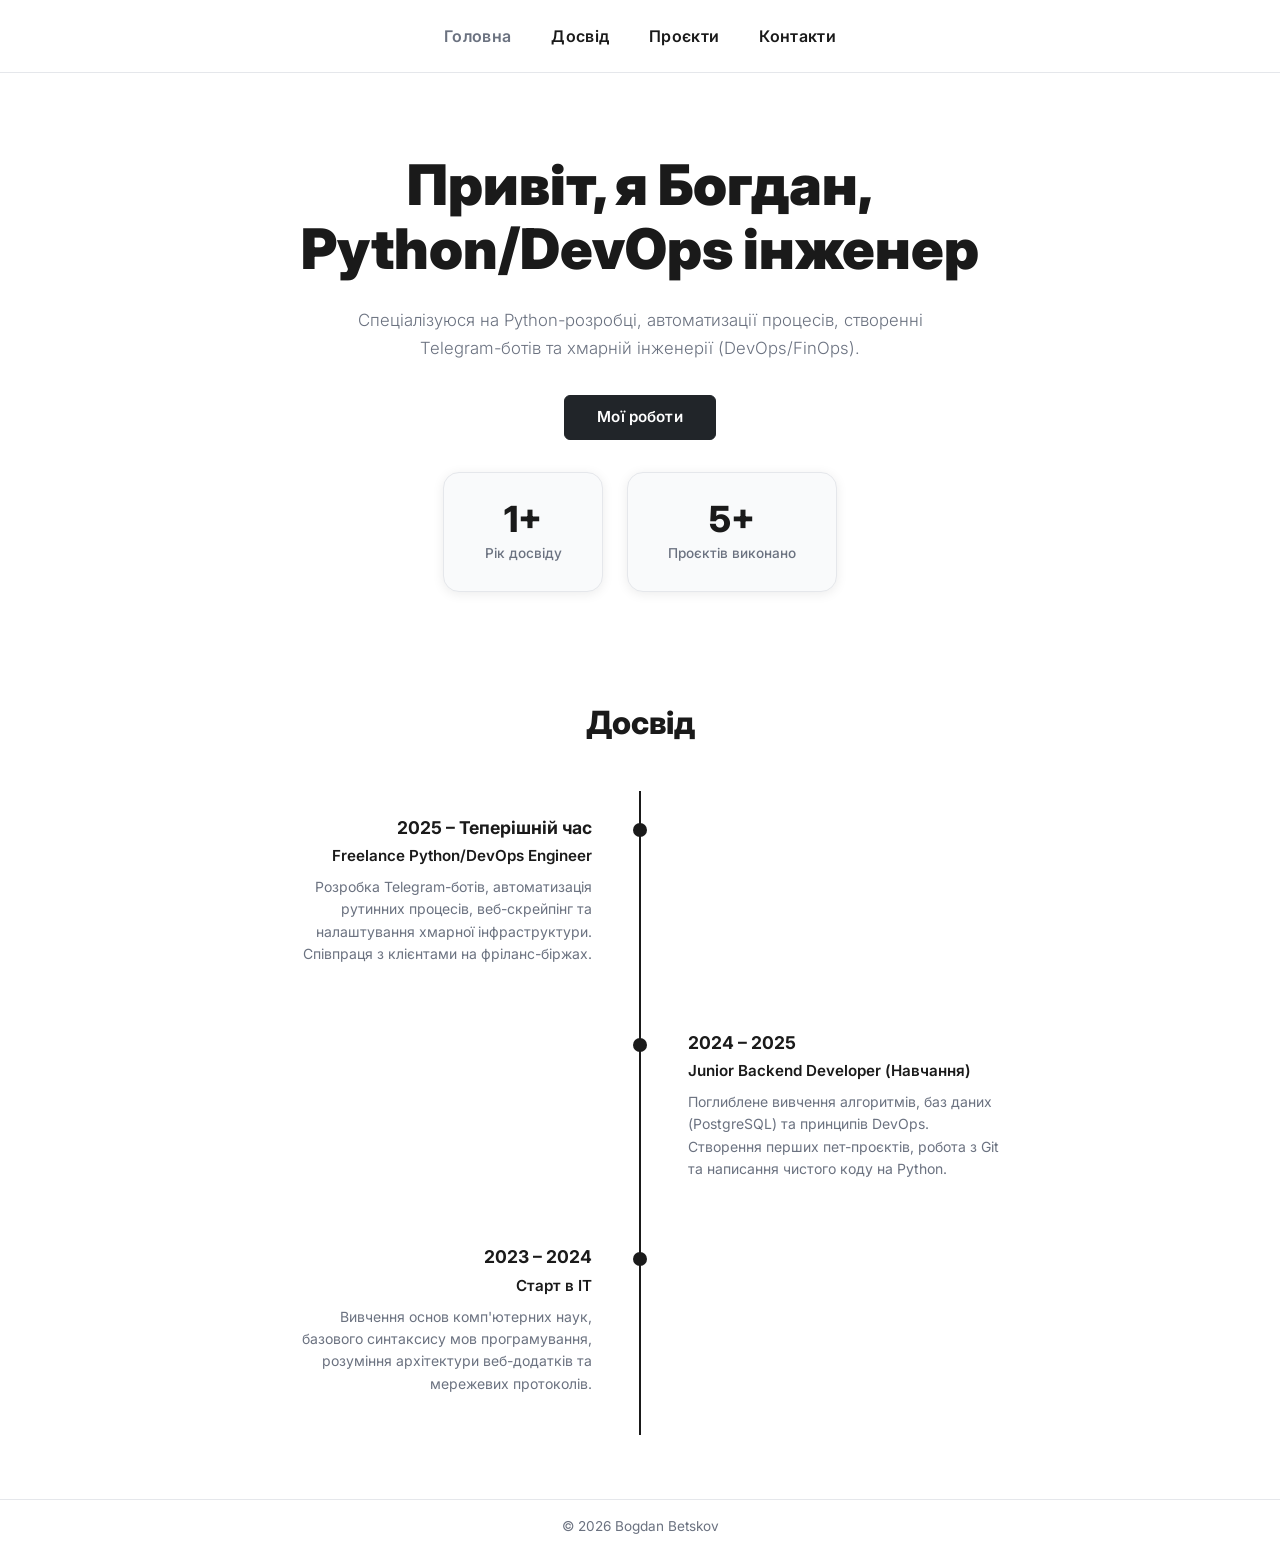
<file: index.html>
<!DOCTYPE html>
<html lang="uk">
<head>
  <meta charset="UTF-8">
  <meta name="viewport" content="width=device-width, initial-scale=1.0">
  <title>Богдан Бецков — Python/DevOps інженер</title>
  <meta name="description" content="Портфоліо Богдана Бецкова — Python/DevOps інженер. Автоматизація процесів, Telegram-боти, хмарна інженерія.">
  <link rel="icon" type="image/png" href="favicon.png">
  <!-- Bootstrap 5 CDN -->
  <link href="https://cdn.jsdelivr.net/npm/bootstrap@5.3.3/dist/css/bootstrap.min.css" rel="stylesheet" crossorigin="anonymous">
  <!-- Custom CSS (overrides Bootstrap) -->
  <link rel="stylesheet" href="css/style.css">
</head>
<body class="d-flex flex-column min-vh-100">

  <!-- ===== HEADER / NAVBAR ===== -->
  <nav class="navbar navbar-expand-md navbar-light bg-white py-3">
    <div class="container">
      <button class="navbar-toggler" type="button" data-bs-toggle="collapse" data-bs-target="#mainNav"
        aria-controls="mainNav" aria-expanded="false" aria-label="Toggle navigation">
        <span class="navbar-toggler-icon"></span>
      </button>
      <div class="collapse navbar-collapse justify-content-center" id="mainNav">
        <ul class="navbar-nav gap-lg-4">
          <li class="nav-item">
            <a class="nav-link active" aria-current="page" href="index.html">Головна</a>
          </li>
          <li class="nav-item">
            <a class="nav-link" href="index.html#experience">Досвід</a>
          </li>
          <li class="nav-item">
            <a class="nav-link" href="projects.html">Проєкти</a>
          </li>
          <li class="nav-item">
            <a class="nav-link" href="contacts.html">Контакти</a>
          </li>
        </ul>
      </div>
    </div>
  </nav>

  <!-- ===== MAIN CONTENT ===== -->
  <main class="flex-grow-1">

    <!-- Hero Section -->
    <section class="hero-section">
      <div class="container">
        <h1>Привіт, я Богдан,<br>Python/DevOps інженер</h1>
        <p class="lead">
          Спеціалізуюся на Python-розробці, автоматизації процесів,
          створенні Telegram-ботів та хмарній інженерії (DevOps/FinOps).
        </p>
        <a href="projects.html" class="btn btn-dark">Мої роботи</a>

        <!-- Stats -->
        <div class="stats-row">
          <div class="stat-card">
            <div class="stat-number">1+</div>
            <div class="stat-label">Рік досвіду</div>
          </div>
          <div class="stat-card">
            <div class="stat-number">5+</div>
            <div class="stat-label">Проєктів виконано</div>
          </div>
        </div>
      </div>
    </section>

    <!-- Experience Section -->
    <section id="experience" class="timeline-section">
      <div class="container">
        <h2 class="section-title">Досвід</h2>

        <div class="timeline">

          <!-- Item 1 — left -->
          <div class="timeline-item left">
            <div class="timeline-date">2025 – Теперішній час</div>
            <div class="timeline-role">Freelance Python/DevOps Engineer</div>
            <p class="timeline-desc">
              Розробка Telegram-ботів, автоматизація рутинних процесів, веб-скрейпінг та
              налаштування хмарної інфраструктури. Співпраця з клієнтами на фріланс-біржах.
            </p>
          </div>

          <!-- Item 2 — right -->
          <div class="timeline-item right">
            <div class="timeline-date">2024 – 2025</div>
            <div class="timeline-role">Junior Backend Developer (Навчання)</div>
            <p class="timeline-desc">
              Поглиблене вивчення алгоритмів, баз даних (PostgreSQL) та принципів DevOps.
              Створення перших пет-проєктів, робота з Git та написання чистого коду на Python.
            </p>
          </div>

          <!-- Item 3 — left -->
          <div class="timeline-item left">
            <div class="timeline-date">2023 – 2024</div>
            <div class="timeline-role">Старт в IT</div>
            <p class="timeline-desc">
              Вивчення основ комп'ютерних наук, базового синтаксису мов програмування,
              розуміння архітектури веб-додатків та мережевих протоколів.
            </p>
          </div>

        </div>
      </div>
    </section>

  </main>

  <!-- ===== FOOTER ===== -->
  <footer class="mt-auto py-3 text-center">
    &copy; 2026 Bogdan Betskov
  </footer>

  <!-- Bootstrap JS Bundle -->
  <script src="https://cdn.jsdelivr.net/npm/bootstrap@5.3.3/dist/js/bootstrap.bundle.min.js" crossorigin="anonymous">
  </script>
</body>
</html>
</file>
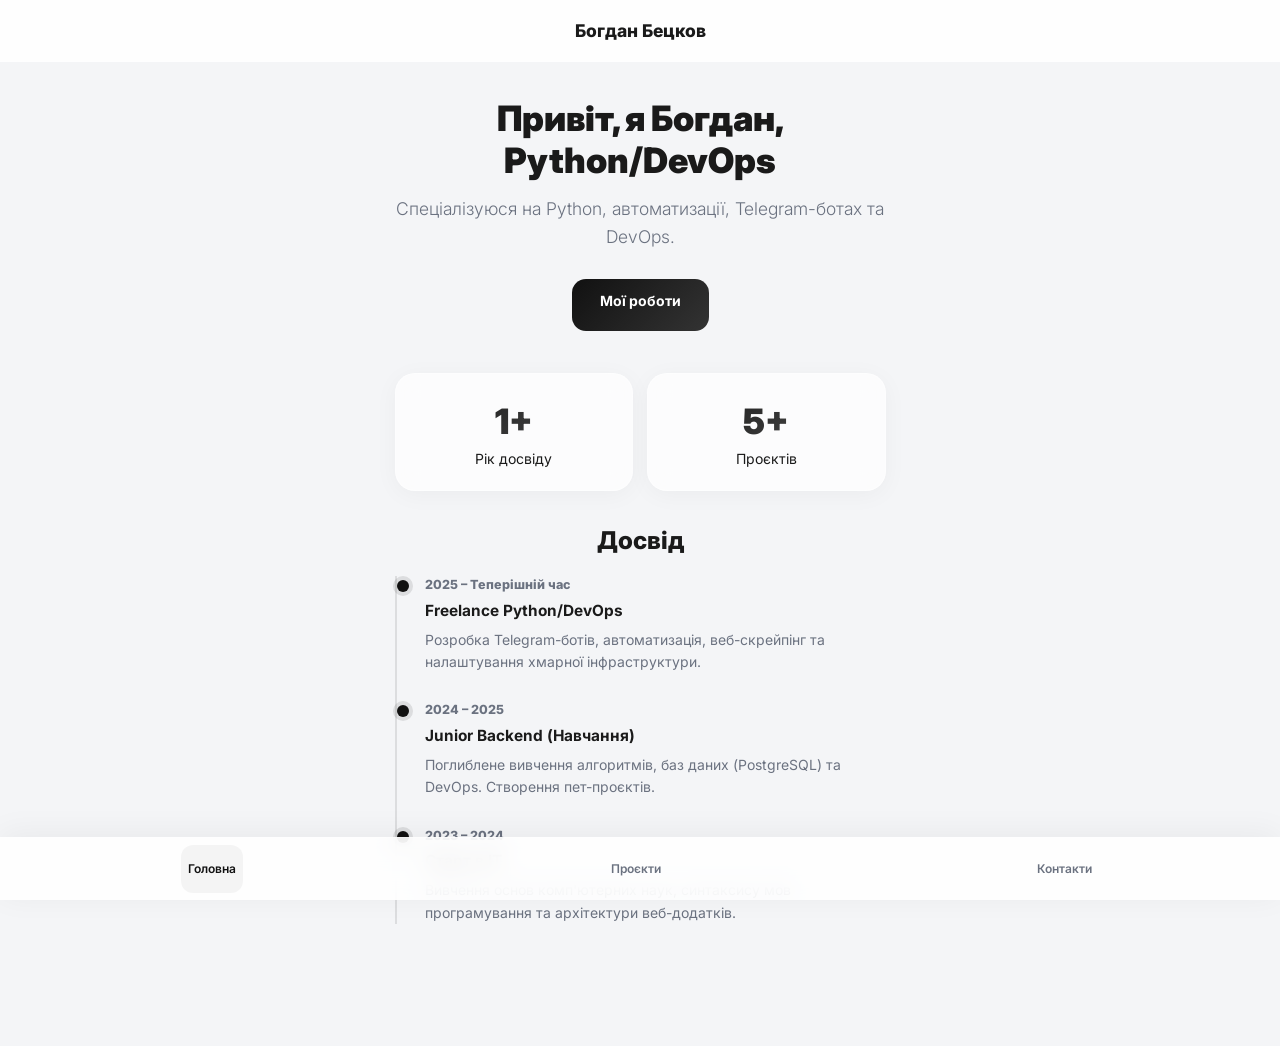
<file: mobile/index.html>
<!DOCTYPE html>
<html lang="uk">
<head>
  <meta charset="UTF-8">
  <!-- Viewport adaptation for mobile platforms -->
  <meta name="viewport" content="width=device-width, initial-scale=1.0">
  <title>Мобільне Портфоліо — Богдан Бецков</title>
  <link rel="icon" type="image/png" href="../favicon.png">
  <link href="https://cdn.jsdelivr.net/npm/bootstrap@5.3.3/dist/css/bootstrap.min.css" rel="stylesheet">
  <link rel="stylesheet" href="css/style.css">
</head>
<body>

  <header class="mobile-header">
    Богдан Бецков
  </header>

  <main class="container">
    <section class="hero-section">
      <h1>Привіт, я Богдан,<br>Python/DevOps</h1>
      <p class="lead">Спеціалізуюся на Python, автоматизації, Telegram-ботах та DevOps.</p>
      <a href="projects.html" class="btn btn-dark">Мої роботи</a>

      <div class="stats-row">
        <div class="stat-card">
          <div class="stat-number">1+</div>
          <div class="stat-label">Рік досвіду</div>
        </div>
        <div class="stat-card">
          <div class="stat-number">5+</div>
          <div class="stat-label">Проєктів</div>
        </div>
      </div>
    </section>

    <section class="mt-4 mb-5">
      <h2 class="text-center mb-4">Досвід</h2>
      <div class="timeline">
        <div class="timeline-item">
          <div class="timeline-date">2025 – Теперішній час</div>
          <div class="timeline-role">Freelance Python/DevOps</div>
          <p class="timeline-desc">Розробка Telegram-ботів, автоматизація, веб-скрейпінг та налаштування хмарної інфраструктури.</p>
        </div>
        <div class="timeline-item">
          <div class="timeline-date">2024 – 2025</div>
          <div class="timeline-role">Junior Backend (Навчання)</div>
          <p class="timeline-desc">Поглиблене вивчення алгоритмів, баз даних (PostgreSQL) та DevOps. Створення пет-проєктів.</p>
        </div>
        <div class="timeline-item">
          <div class="timeline-date">2023 – 2024</div>
          <div class="timeline-role">Старт в IT</div>
          <p class="timeline-desc">Вивчення основ комп'ютерних наук, синтаксису мов програмування та архітектури веб-додатків.</p>
        </div>
      </div>
    </section>
  </main>

  <!-- Bottom Navigation Menu -->
  <nav class="bottom-nav">
    <a class="nav-link active" href="index.html">Головна</a>
    <a class="nav-link" href="projects.html">Проєкти</a>
    <a class="nav-link" href="contacts.html">Контакти</a>
  </nav>

</body>
</html>
</file>
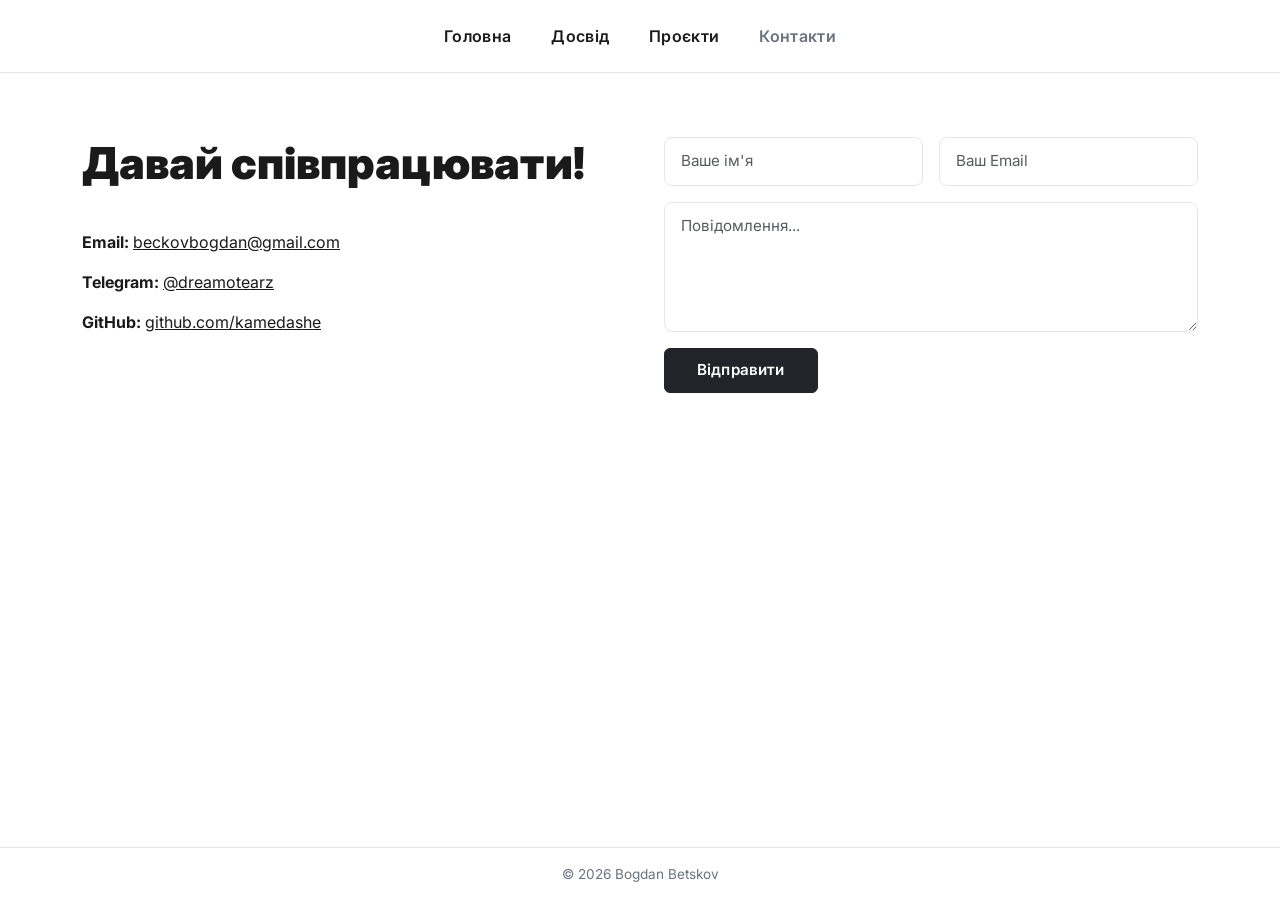
<file: contacts.html>
<!DOCTYPE html>
<html lang="uk">
<head>
  <meta charset="UTF-8">
  <meta name="viewport" content="width=device-width, initial-scale=1.0">
  <title>Контакти — Богдан Бецков</title>
  <meta name="description" content="Зв'яжіться з Богданом Бецковим — email, Telegram, GitHub. Форма зворотного зв'язку.">
  <link rel="icon" type="image/png" href="favicon.png">
  <!-- Bootstrap 5 CDN -->
  <link href="https://cdn.jsdelivr.net/npm/bootstrap@5.3.3/dist/css/bootstrap.min.css" rel="stylesheet" crossorigin="anonymous">
  <!-- Custom CSS -->
  <link rel="stylesheet" href="css/style.css">
</head>
<body class="d-flex flex-column min-vh-100">

  <!-- ===== HEADER / NAVBAR ===== -->
  <nav class="navbar navbar-expand-md navbar-light bg-white py-3">
    <div class="container">
      <button class="navbar-toggler" type="button" data-bs-toggle="collapse" data-bs-target="#mainNav"
        aria-controls="mainNav" aria-expanded="false" aria-label="Toggle navigation">
        <span class="navbar-toggler-icon"></span>
      </button>
      <div class="collapse navbar-collapse justify-content-center" id="mainNav">
        <ul class="navbar-nav gap-lg-4">
          <li class="nav-item">
            <a class="nav-link" href="index.html">Головна</a>
          </li>
          <li class="nav-item">
            <a class="nav-link" href="index.html#experience">Досвід</a>
          </li>
          <li class="nav-item">
            <a class="nav-link" href="projects.html">Проєкти</a>
          </li>
          <li class="nav-item">
            <a class="nav-link active" aria-current="page" href="contacts.html">Контакти</a>
          </li>
        </ul>
      </div>
    </div>
  </nav>

  <!-- ===== MAIN CONTENT ===== -->
  <main class="flex-grow-1">
    <section class="contacts-section">
      <div class="container">
        <div class="row g-5">

          <!-- Left column: contact info -->
          <div class="col-lg-6">
            <h1>Давай співпрацювати!</h1>
            <div class="contact-info">
              <p><strong>Email:</strong> <a href="mailto:beckovbogdan@gmail.com">beckovbogdan@gmail.com</a></p>
              <p><strong>Telegram:</strong> <a href="https://t.me/dreamotearz" target="_blank" rel="noopener noreferrer">@dreamotearz</a></p>
              <p><strong>GitHub:</strong> <a href="https://github.com/kamedashe" target="_blank" rel="noopener noreferrer">github.com/kamedashe</a></p>
            </div>
          </div>

          <!-- Right column: contact form -->
          <div class="col-lg-6">
            <form action="#" method="POST" class="contact-form">
              <div class="row g-3 mb-3">
                <div class="col-sm-6">
                  <label for="contactName" class="visually-hidden">Ваше ім'я</label>
                  <input type="text" class="form-control" id="contactName" name="name" placeholder="Ваше ім'я" required>
                </div>
                <div class="col-sm-6">
                  <label for="contactEmail" class="visually-hidden">Ваш Email</label>
                  <input type="email" class="form-control" id="contactEmail" name="email" placeholder="Ваш Email" required>
                </div>
              </div>
              <div class="mb-3">
                <label for="contactMessage" class="visually-hidden">Повідомлення</label>
                <textarea class="form-control" id="contactMessage" name="message" placeholder="Повідомлення..." required></textarea>
              </div>
              <button type="submit" class="btn btn-dark">Відправити</button>
            </form>
          </div>

        </div>
      </div>
    </section>
  </main>

  <!-- ===== FOOTER ===== -->
  <footer class="mt-auto py-3 text-center">
    &copy; 2026 Bogdan Betskov
  </footer>

  <!-- Bootstrap JS Bundle -->
  <script src="https://cdn.jsdelivr.net/npm/bootstrap@5.3.3/dist/js/bootstrap.bundle.min.js" crossorigin="anonymous">
  </script>
</body>
</html>
</file>
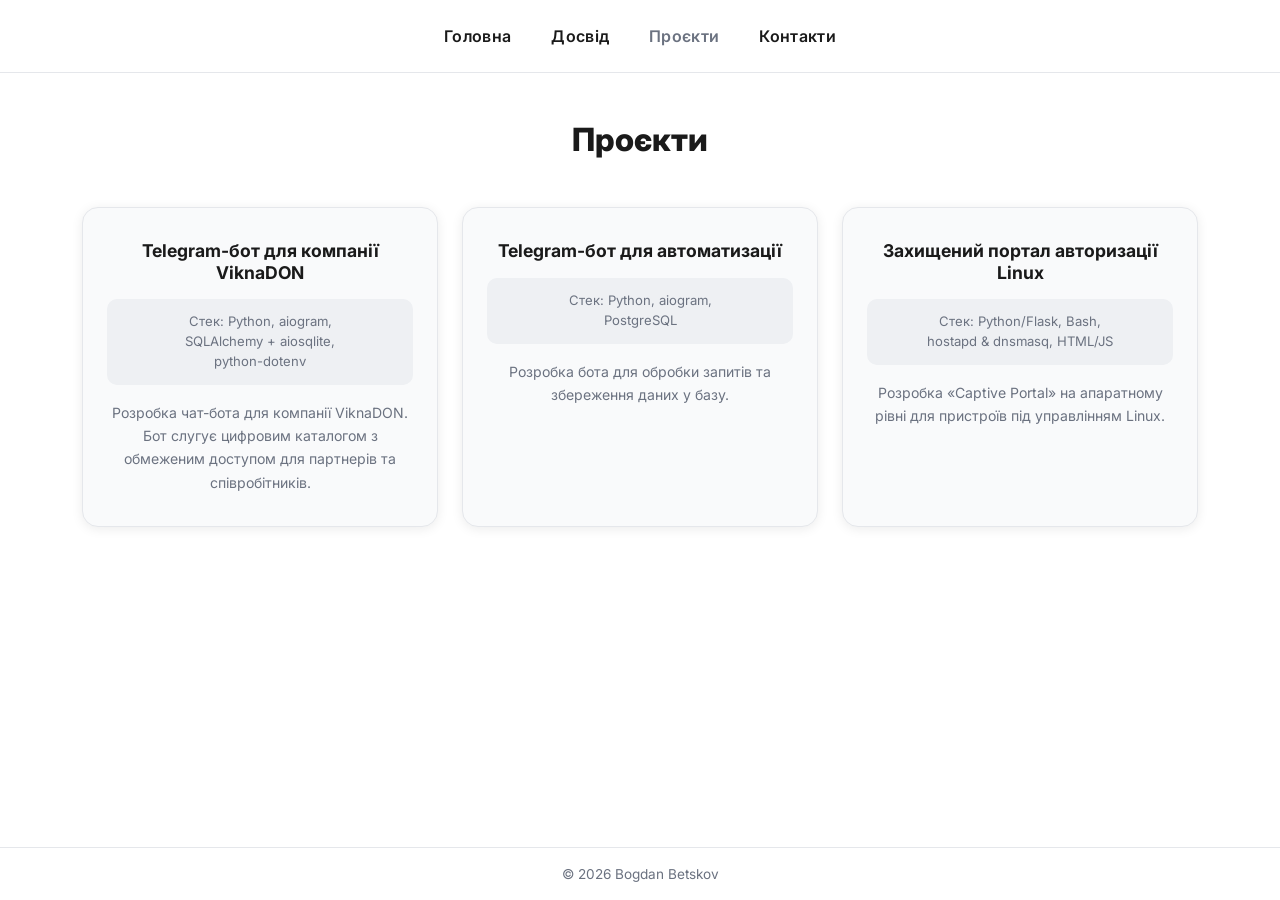
<file: projects.html>
<!DOCTYPE html>
<html lang="uk">
<head>
  <meta charset="UTF-8">
  <meta name="viewport" content="width=device-width, initial-scale=1.0">
  <title>Проєкти — Богдан Бецков</title>
  <meta name="description" content="Проєкти Богдана Бецкова: Telegram-боти, автоматизація, захищені портали авторизації.">
  <link rel="icon" type="image/png" href="favicon.png">
  <!-- Bootstrap 5 CDN -->
  <link href="https://cdn.jsdelivr.net/npm/bootstrap@5.3.3/dist/css/bootstrap.min.css" rel="stylesheet" crossorigin="anonymous">
  <!-- Custom CSS -->
  <link rel="stylesheet" href="css/style.css">
</head>
<body class="d-flex flex-column min-vh-100">

  <!-- ===== HEADER / NAVBAR ===== -->
  <nav class="navbar navbar-expand-md navbar-light bg-white py-3">
    <div class="container">
      <button class="navbar-toggler" type="button" data-bs-toggle="collapse" data-bs-target="#mainNav"
        aria-controls="mainNav" aria-expanded="false" aria-label="Toggle navigation">
        <span class="navbar-toggler-icon"></span>
      </button>
      <div class="collapse navbar-collapse justify-content-center" id="mainNav">
        <ul class="navbar-nav gap-lg-4">
          <li class="nav-item">
            <a class="nav-link" href="index.html">Головна</a>
          </li>
          <li class="nav-item">
            <a class="nav-link" href="index.html#experience">Досвід</a>
          </li>
          <li class="nav-item">
            <a class="nav-link active" aria-current="page" href="projects.html">Проєкти</a>
          </li>
          <li class="nav-item">
            <a class="nav-link" href="contacts.html">Контакти</a>
          </li>
        </ul>
      </div>
    </div>
  </nav>

  <!-- ===== MAIN CONTENT ===== -->
  <main class="flex-grow-1">
    <section class="py-5">
      <div class="container">
        <h1 class="section-title">Проєкти</h1>

        <div class="row g-4">

          <!-- Project 1 -->
          <div class="col-lg-4 col-md-6 col-12">
            <div class="project-card">
              <h2>Telegram-бот для компанії ViknaDON</h2>
              <div class="stack-badge">
                Стек: Python, aiogram,<br>SQLAlchemy + aiosqlite,<br>python-dotenv
              </div>
              <p class="card-text">
                Розробка чат-бота для компанії ViknaDON. Бот слугує цифровим каталогом
                з обмеженим доступом для партнерів та співробітників.
              </p>
            </div>
          </div>

          <!-- Project 2 -->
          <div class="col-lg-4 col-md-6 col-12">
            <div class="project-card">
              <h2>Telegram-бот для автоматизації</h2>
              <div class="stack-badge">
                Стек: Python, aiogram,<br>PostgreSQL
              </div>
              <p class="card-text">
                Розробка бота для обробки запитів та збереження даних у базу.
              </p>
            </div>
          </div>

          <!-- Project 3 -->
          <div class="col-lg-4 col-md-6 col-12">
            <div class="project-card">
              <h2>Захищений портал авторизації Linux</h2>
              <div class="stack-badge">
                Стек: Python/Flask, Bash,<br>hostapd &amp; dnsmasq, HTML/JS
              </div>
              <p class="card-text">
                Розробка «Captive Portal» на апаратному рівні для пристроїв під управлінням Linux.
              </p>
            </div>
          </div>

        </div>
      </div>
    </section>
  </main>

  <!-- ===== FOOTER ===== -->
  <footer class="mt-auto py-3 text-center">
    &copy; 2026 Bogdan Betskov
  </footer>

  <!-- Bootstrap JS Bundle -->
  <script src="https://cdn.jsdelivr.net/npm/bootstrap@5.3.3/dist/js/bootstrap.bundle.min.js" crossorigin="anonymous">
  </script>
</body>
</html>
</file>
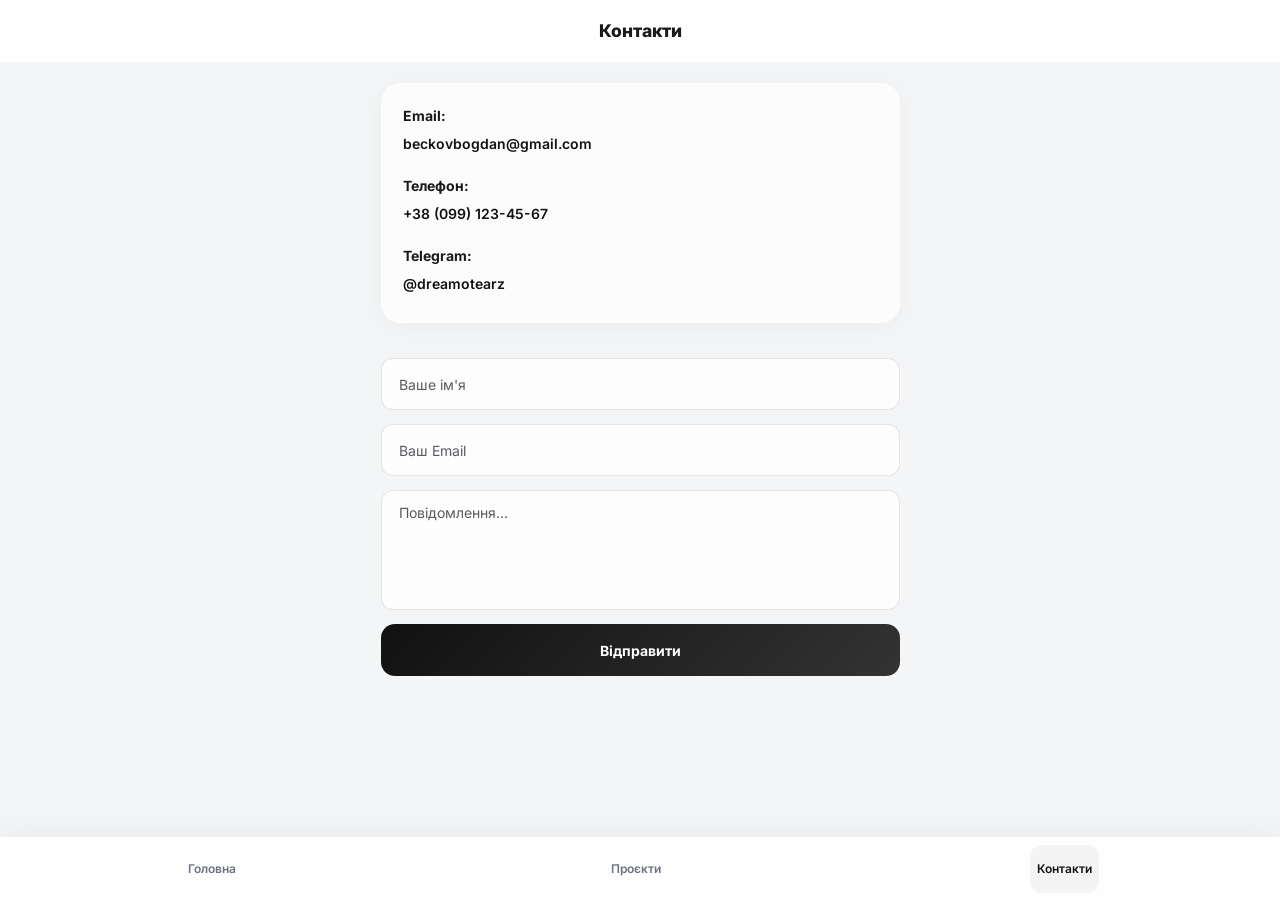
<file: mobile/contacts.html>
<!DOCTYPE html>
<html lang="uk">
<head>
  <meta charset="UTF-8">
  <meta name="viewport" content="width=device-width, initial-scale=1.0">
  <title>Контакти — Богдан Бецков</title>
  <link rel="icon" type="image/png" href="../favicon.png">
  <link href="https://cdn.jsdelivr.net/npm/bootstrap@5.3.3/dist/css/bootstrap.min.css" rel="stylesheet">
  <link rel="stylesheet" href="css/style.css">
</head>
<body>

  <header class="mobile-header">
    Контакти
  </header>

  <main class="container">
    <section class="contacts-section">
      <div class="contact-info">
        <p>
          <strong>Email:</strong> 
          <a href="mailto:beckovbogdan@gmail.com">beckovbogdan@gmail.com</a>
        </p>
        <p>
          <strong>Телефон:</strong> 
          <!-- Phone number is active via tel: link -->
          <a href="tel:+380991234567">+38 (099) 123-45-67</a>
        </p>
        <p>
          <strong>Telegram:</strong> 
          <a href="https://t.me/dreamotearz" target="_blank" rel="noopener noreferrer">@dreamotearz</a>
        </p>
      </div>

      <!-- Contact Form -->
      <form action="#" method="POST" class="contact-form">
        <div class="mb-3">
          <label for="contactName" class="visually-hidden">Ваше ім'я</label>
          <!-- Using autocomplete attribute -->
          <input type="text" class="form-control" id="contactName" name="name" placeholder="Ваше ім'я" autocomplete="name" required>
        </div>
        <div class="mb-3">
          <label for="contactEmail" class="visually-hidden">Ваш Email</label>
          <!-- Using autocomplete attribute -->
          <input type="email" class="form-control" id="contactEmail" name="email" placeholder="Ваш Email" autocomplete="email" required>
        </div>
        <div class="mb-3">
          <label for="contactMessage" class="visually-hidden">Повідомлення</label>
          <textarea class="form-control" id="contactMessage" name="message" placeholder="Повідомлення..." required></textarea>
        </div>
        <button type="submit" class="btn btn-dark w-100">Відправити</button>
      </form>
    </section>
  </main>

  <!-- Bottom Navigation Menu -->
  <nav class="bottom-nav">
    <a class="nav-link" href="index.html">Головна</a>
    <a class="nav-link" href="projects.html">Проєкти</a>
    <a class="nav-link active" href="contacts.html">Контакти</a>
  </nav>

</body>
</html>
</file>
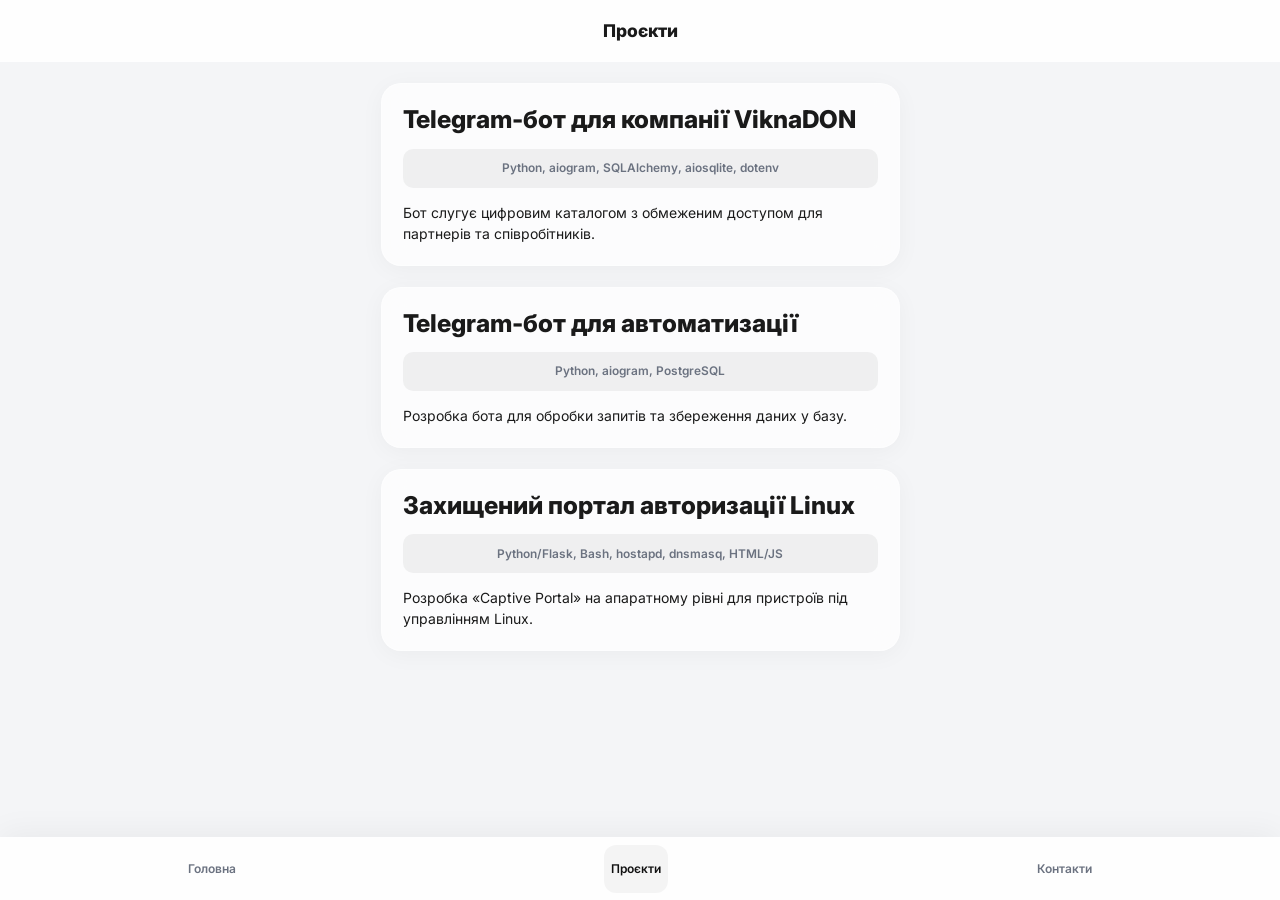
<file: mobile/projects.html>
<!DOCTYPE html>
<html lang="uk">
<head>
  <meta charset="UTF-8">
  <meta name="viewport" content="width=device-width, initial-scale=1.0">
  <title>Проєкти — Богдан Бецков</title>
  <link rel="icon" type="image/png" href="../favicon.png">
  <link href="https://cdn.jsdelivr.net/npm/bootstrap@5.3.3/dist/css/bootstrap.min.css" rel="stylesheet">
  <link rel="stylesheet" href="css/style.css">
</head>
<body>

  <header class="mobile-header">
    Проєкти
  </header>

  <main class="container">
    <div class="project-card">
      <h2>Telegram-бот для компанії ViknaDON</h2>
      <div class="stack-badge">Python, aiogram, SQLAlchemy, aiosqlite, dotenv</div>
      <p class="card-text">Бот слугує цифровим каталогом з обмеженим доступом для партнерів та співробітників.</p>
    </div>

    <div class="project-card">
      <h2>Telegram-бот для автоматизації</h2>
      <div class="stack-badge">Python, aiogram, PostgreSQL</div>
      <p class="card-text">Розробка бота для обробки запитів та збереження даних у базу.</p>
    </div>

    <div class="project-card">
      <h2>Захищений портал авторизації Linux</h2>
      <div class="stack-badge">Python/Flask, Bash, hostapd, dnsmasq, HTML/JS</div>
      <p class="card-text">Розробка «Captive Portal» на апаратному рівні для пристроїв під управлінням Linux.</p>
    </div>
  </main>

  <!-- Bottom Navigation Menu -->
  <nav class="bottom-nav">
    <a class="nav-link" href="index.html">Головна</a>
    <a class="nav-link active" href="projects.html">Проєкти</a>
    <a class="nav-link" href="contacts.html">Контакти</a>
  </nav>

</body>
</html>
</file>
<file: mobile/css/style.css>
/* ===================================================
   style.css — Mobile version for Bogdan Betskov Portfolio
   =================================================== */

@import url('https://fonts.googleapis.com/css2?family=Inter:wght@400;500;600;700;800;900&display=swap');

:root {
  --font-main: 'Inter', sans-serif;
  --color-bg: #f4f5f7;
  --color-text: #1a1a1a;
  --color-muted: #6b7280;
  --color-border: rgba(229, 231, 235, 0.5);
  --color-card-bg: rgba(255, 255, 255, 0.7);
  --color-accent: #111111;
  --shadow-card: 0 4px 24px rgba(0, 0, 0, 0.04);
  --transition-base: 0.3s cubic-bezier(0.25, 0.8, 0.25, 1);
  --glass-bg: rgba(255, 255, 255, 0.85);
  --glass-blur: blur(12px);
}

html, body {
  overflow-x: hidden;
  font-family: var(--font-main);
  color: var(--color-text);
  background-color: var(--color-bg);
  font-size: 14px; /* Base font >= 12px requirement */
}

body {
  padding-bottom: 80px; /* Space for fixed bottom nav */
}

/* ---------- Typography ---------- */
p, a, span, div {
  font-size: max(12px, 1rem); /* Assures text is at least 12px */
}

h1 { font-size: clamp(1.75rem, 6vw, 2.5rem); font-weight: 900; margin-bottom: 1rem; }
h2 { font-size: clamp(1.25rem, 5vw, 1.75rem); font-weight: 800; margin-bottom: 1rem; }

/* ---------- Bottom Navigation (Glassmorphism) ---------- */
.bottom-nav {
  position: fixed;
  bottom: 0;
  left: 0;
  width: 100%;
  background: var(--glass-bg);
  backdrop-filter: var(--glass-blur);
  -webkit-backdrop-filter: var(--glass-blur);
  border-top: 1px solid rgba(255, 255, 255, 0.3);
  display: flex;
  justify-content: space-around;
  padding: 0.5rem 0;
  z-index: 1030;
  box-shadow: 0 -4px 32px rgba(0,0,0,0.05);
}

.bottom-nav .nav-link {
  display: flex;
  flex-direction: column;
  align-items: center;
  font-size: 12px;
  font-weight: 600;
  color: var(--color-muted);
  padding: 0.5rem;
  text-decoration: none;
  min-height: 48px; /* Standard touch target size */
  min-width: 48px;
  justify-content: center;
  border-radius: 12px;
  transition: all var(--transition-base);
}

.bottom-nav .nav-link:active {
  transform: scale(0.92);
}

.bottom-nav .nav-link.active {
  color: var(--color-accent);
  background: rgba(0,0,0,0.04);
}

/* Top header */
.mobile-header {
  padding: 1.25rem 1rem;
  text-align: center;
  font-weight: 800;
  font-size: 1.25rem;
  background: var(--glass-bg);
  backdrop-filter: var(--glass-blur);
  -webkit-backdrop-filter: var(--glass-blur);
  border-bottom: 1px solid rgba(255, 255, 255, 0.3);
  margin-bottom: 1.5rem;
  position: sticky;
  top: 0;
  z-index: 1020;
}

/* ---------- Content ---------- */
.hero-section {
  padding: 1rem;
  text-align: center;
  animation: fadeIn 0.6s ease-out;
}

@keyframes fadeIn {
  from { opacity: 0; transform: translateY(10px); }
  to { opacity: 1; transform: translateY(0); }
}

.hero-section .lead {
  margin-bottom: 2rem;
  color: var(--color-muted);
  line-height: 1.6;
}

.btn-dark {
  min-height: 52px; /* Active element distance/size */
  padding: 0.75rem 2rem;
  font-weight: 700;
  border-radius: 14px;
  width: 100%;
  margin-bottom: 1rem;
  background: linear-gradient(135deg, #111, #333);
  border: none;
  transition: transform var(--transition-base), box-shadow var(--transition-base);
  color: white;
}

.btn-dark:active {
  transform: scale(0.97);
}

.stats-row {
  display: flex;
  flex-direction: column;
  gap: 1rem;
  margin-top: 2rem;
}

.stat-card {
  background: var(--color-card-bg);
  backdrop-filter: var(--glass-blur);
  border: 1px solid rgba(255, 255, 255, 0.4);
  border-radius: 20px;
  padding: 1.5rem;
  text-align: center;
  box-shadow: var(--shadow-card);
}

.stat-number {
  font-size: 2.5rem;
  font-weight: 900;
  background: linear-gradient(135deg, #111, #555);
  -webkit-background-clip: text;
  -webkit-text-fill-color: transparent;
}

.timeline {
  padding: 0 0.5rem;
  position: relative;
  border-left: 2px solid rgba(17, 17, 17, 0.1);
  margin-left: 1rem;
}

.timeline-item {
  position: relative;
  padding-left: 1.5rem;
  margin-bottom: 2rem;
}

.timeline-item::before {
  content: '';
  position: absolute;
  left: -7px;
  top: 4px;
  width: 12px;
  height: 12px;
  background-color: var(--color-accent);
  border-radius: 50%;
  box-shadow: 0 0 0 4px rgba(17, 17, 17, 0.1);
}

.timeline-date { font-weight: 800; margin-bottom: 0.25rem; color: var(--color-muted); font-size: 0.9rem; }
.timeline-role { font-weight: 700; margin-bottom: 0.5rem; font-size: 1.1rem; }
.timeline-desc { color: var(--color-muted); line-height: 1.6; }

/* ---------- Projects ---------- */
.project-card {
  background: var(--color-card-bg);
  backdrop-filter: var(--glass-blur);
  border: 1px solid rgba(255, 255, 255, 0.4);
  border-radius: 20px;
  padding: 1.5rem;
  margin-bottom: 1.5rem;
  box-shadow: var(--shadow-card);
}

.stack-badge {
  background: rgba(17, 17, 17, 0.05);
  border-radius: 10px;
  padding: 0.75rem;
  font-size: 0.85rem;
  font-weight: 600;
  margin-bottom: 1rem;
  text-align: center;
  color: var(--color-muted);
}

/* ---------- Contacts ---------- */
.contact-info {
  margin-bottom: 2.5rem;
  background: var(--color-card-bg);
  padding: 1.5rem;
  border-radius: 20px;
  box-shadow: var(--shadow-card);
  border: 1px solid rgba(255, 255, 255, 0.4);
}

.contact-info p {
  margin-bottom: 1rem;
  display: flex;
  flex-direction: column;
}

.contact-info p:last-child {
  margin-bottom: 0;
}

.contact-info a {
  padding: 0.5rem 0; /* Increase touch target */
  display: inline-block;
  font-weight: 600;
  color: var(--color-accent);
  text-decoration: none;
}

.form-control {
  min-height: 52px;
  border-radius: 12px;
  border: 1px solid rgba(17, 17, 17, 0.1);
  padding: 0.75rem 1.25rem;
  margin-bottom: 1rem;
  font-size: 1rem;
  background: rgba(255, 255, 255, 0.8);
}

.form-control:focus {
  box-shadow: 0 0 0 4px rgba(17, 17, 17, 0.05);
  border-color: var(--color-accent);
  background: #fff;
  outline: none;
}

textarea.form-control {
  min-height: 120px;
  resize: none;
}

/* Breakpoints adaptation (Extra Small < 576px, Small >= 576px) */
@media (min-width: 576px) {
  .stats-row {
    flex-direction: row;
  }
  .stat-card {
    flex: 1;
  }
  .btn-dark {
    width: auto;
  }
  .container {
    max-width: 540px;
    margin: 0 auto;
  }
}
</file>
<file: css/style.css>
/* ===================================================
   style.css — Custom styles for Bogdan Betskov Portfolio
   Applied AFTER Bootstrap 5 to override defaults.
   =================================================== */

/* ---------- Google Font ---------- */
@import url('https://fonts.googleapis.com/css2?family=Inter:wght@400;500;600;700;800;900&display=swap');

/* ---------- CSS Variables ---------- */
:root {
  --font-main: 'Inter', sans-serif;
  --color-bg: #ffffff;
  --color-text: #1a1a1a;
  --color-muted: #6b7280;
  --color-border: #e5e7eb;
  --color-card-bg: #f9fafb;
  --color-accent: #111111;
  --shadow-card: 0 2px 12px rgba(0, 0, 0, 0.08);
  --shadow-card-hover: 0 6px 24px rgba(0, 0, 0, 0.12);
  --transition-base: 0.25s ease;
}

/* ---------- Global ---------- */
body {
  font-family: var(--font-main);
  color: var(--color-text);
  background-color: var(--color-bg);
}

/* ---------- Navbar ---------- */
.navbar {
  border-bottom: 1px solid var(--color-border);
}

.navbar .nav-link {
  font-weight: 600;
  font-size: 1rem;
  letter-spacing: 0.02em;
  color: var(--color-text);
  padding: 0.5rem 1.25rem;
  transition: color var(--transition-base);
}

.navbar .nav-link:hover,
.navbar .nav-link.active {
  color: var(--color-muted);
}

/* ---------- Hero Section ---------- */
.hero-section {
  padding: 5rem 0 3rem;
  text-align: center;
}

.hero-section h1 {
  font-size: clamp(2rem, 5vw, 3.5rem);
  font-weight: 900;
  line-height: 1.15;
  margin-bottom: 1.5rem;
}

.hero-section .lead {
  font-size: 1.05rem;
  color: var(--color-muted);
  max-width: 640px;
  margin: 0 auto 2rem;
  line-height: 1.7;
}

/* ---------- Stats Cards ---------- */
.stats-row {
  display: flex;
  gap: 1.5rem;
  justify-content: center;
  flex-wrap: wrap;
  margin-top: 2rem;
}

.stat-card {
  background: var(--color-card-bg);
  border: 1px solid var(--color-border);
  border-radius: 16px;
  padding: 1.75rem 2.5rem;
  text-align: center;
  box-shadow: var(--shadow-card);
  transition: box-shadow var(--transition-base), transform var(--transition-base);
  min-width: 160px;
}

.stat-card:hover {
  box-shadow: var(--shadow-card-hover);
  transform: translateY(-2px);
}

.stat-card .stat-number {
  font-size: 2.25rem;
  font-weight: 800;
  line-height: 1;
  margin-bottom: 0.35rem;
}

.stat-card .stat-label {
  font-size: 0.85rem;
  color: var(--color-muted);
  font-weight: 500;
}

/* ---------- Section Titles ---------- */
.section-title {
  font-size: 2rem;
  font-weight: 800;
  margin-bottom: 3rem;
  text-align: center;
}

/* ---------- Experience / Timeline ---------- */
.timeline-section {
  padding: 4rem 0;
}

.timeline {
  position: relative;
  max-width: 800px;
  margin: 0 auto;
}

/* Vertical center line */
.timeline::before {
  content: '';
  position: absolute;
  left: 50%;
  top: 0;
  bottom: 0;
  width: 2px;
  background-color: var(--color-text);
  transform: translateX(-50%);
}

.timeline-item {
  position: relative;
  width: 50%;
  padding: 1.5rem 2.5rem;
  box-sizing: border-box;
}

/* Left items */
.timeline-item.left {
  left: 0;
  text-align: right;
  padding-right: 3rem;
}

/* Right items */
.timeline-item.right {
  left: 50%;
  text-align: left;
  padding-left: 3rem;
}

/* Dot on the line */
.timeline-item::before {
  content: '';
  position: absolute;
  top: 2rem;
  width: 14px;
  height: 14px;
  background-color: var(--color-text);
  border-radius: 50%;
  z-index: 1;
}

.timeline-item.left::before {
  right: -7px;
}

.timeline-item.right::before {
  left: -7px;
}

.timeline-item .timeline-date {
  font-size: 1.1rem;
  font-weight: 700;
  margin-bottom: 0.25rem;
}

.timeline-item .timeline-role {
  font-size: 0.95rem;
  font-weight: 600;
  margin-bottom: 0.5rem;
}

.timeline-item .timeline-desc {
  font-size: 0.875rem;
  color: var(--color-muted);
  line-height: 1.6;
}

/* Timeline responsive: stack on mobile */
@media (max-width: 767.98px) {
  .timeline::before {
    left: 20px;
  }

  .timeline-item {
    width: 100%;
    left: 0 !important;
    text-align: left !important;
    padding-left: 50px !important;
    padding-right: 1rem !important;
  }

  .timeline-item::before {
    left: 13px !important;
    right: auto !important;
  }
}

/* ---------- Project Cards ---------- */
.project-card {
  background: var(--color-card-bg);
  border: 1px solid var(--color-border);
  border-radius: 16px;
  padding: 2rem 1.5rem;
  height: 100%;
  box-shadow: var(--shadow-card);
  transition: box-shadow var(--transition-base), transform var(--transition-base);
  display: flex;
  flex-direction: column;
}

.project-card:hover {
  box-shadow: var(--shadow-card-hover);
  transform: translateY(-4px);
}

.project-card h2 {
  font-weight: 700;
  font-size: 1.1rem;
  margin-bottom: 1rem;
  text-align: center;
}

.project-card .stack-badge {
  background: #eef0f3;
  border-radius: 10px;
  padding: 0.85rem 1rem;
  font-size: 0.82rem;
  color: var(--color-muted);
  text-align: center;
  margin-bottom: 1rem;
  line-height: 1.5;
}

.project-card .card-text {
  font-size: 0.88rem;
  color: var(--color-muted);
  line-height: 1.65;
  text-align: center;
  flex-grow: 1;
}

/* ---------- Contacts Page ---------- */
.contacts-section {
  padding: 4rem 0;
}

.contacts-section h1 {
  font-size: clamp(1.75rem, 4vw, 2.75rem);
  font-weight: 900;
  margin-bottom: 2.5rem;
}

.contact-info p {
  font-size: 1rem;
  margin-bottom: 1rem;
  color: var(--color-text);
}

.contact-info a {
  color: var(--color-text);
  text-decoration: underline;
  transition: color var(--transition-base);
}

.contact-info a:hover {
  color: var(--color-muted);
}

/* ---------- Contact Form ---------- */
.contact-form .form-control {
  border: 1px solid var(--color-border);
  border-radius: 8px;
  padding: 0.75rem 1rem;
  font-size: 0.95rem;
  font-family: var(--font-main);
  transition: border-color var(--transition-base), box-shadow var(--transition-base);
}

.contact-form .form-control:focus {
  border-color: var(--color-accent);
  box-shadow: 0 0 0 3px rgba(17, 17, 17, 0.1);
}

.contact-form textarea.form-control {
  min-height: 130px;
  resize: vertical;
}

/* ---------- Buttons ---------- */
.btn-dark {
  font-weight: 600;
  padding: 0.65rem 2rem;
  border-radius: 6px;
  font-size: 0.95rem;
  letter-spacing: 0.01em;
  transition: background-color var(--transition-base), transform var(--transition-base);
}

.btn-dark:hover {
  transform: translateY(-1px);
}

/* ---------- Footer ---------- */
footer {
  border-top: 1px solid var(--color-border);
  font-size: 0.85rem;
  color: var(--color-muted);
}

/* ---------- Utility ---------- */
.gap-4 {
  gap: 1.5rem !important;
}
</file>
